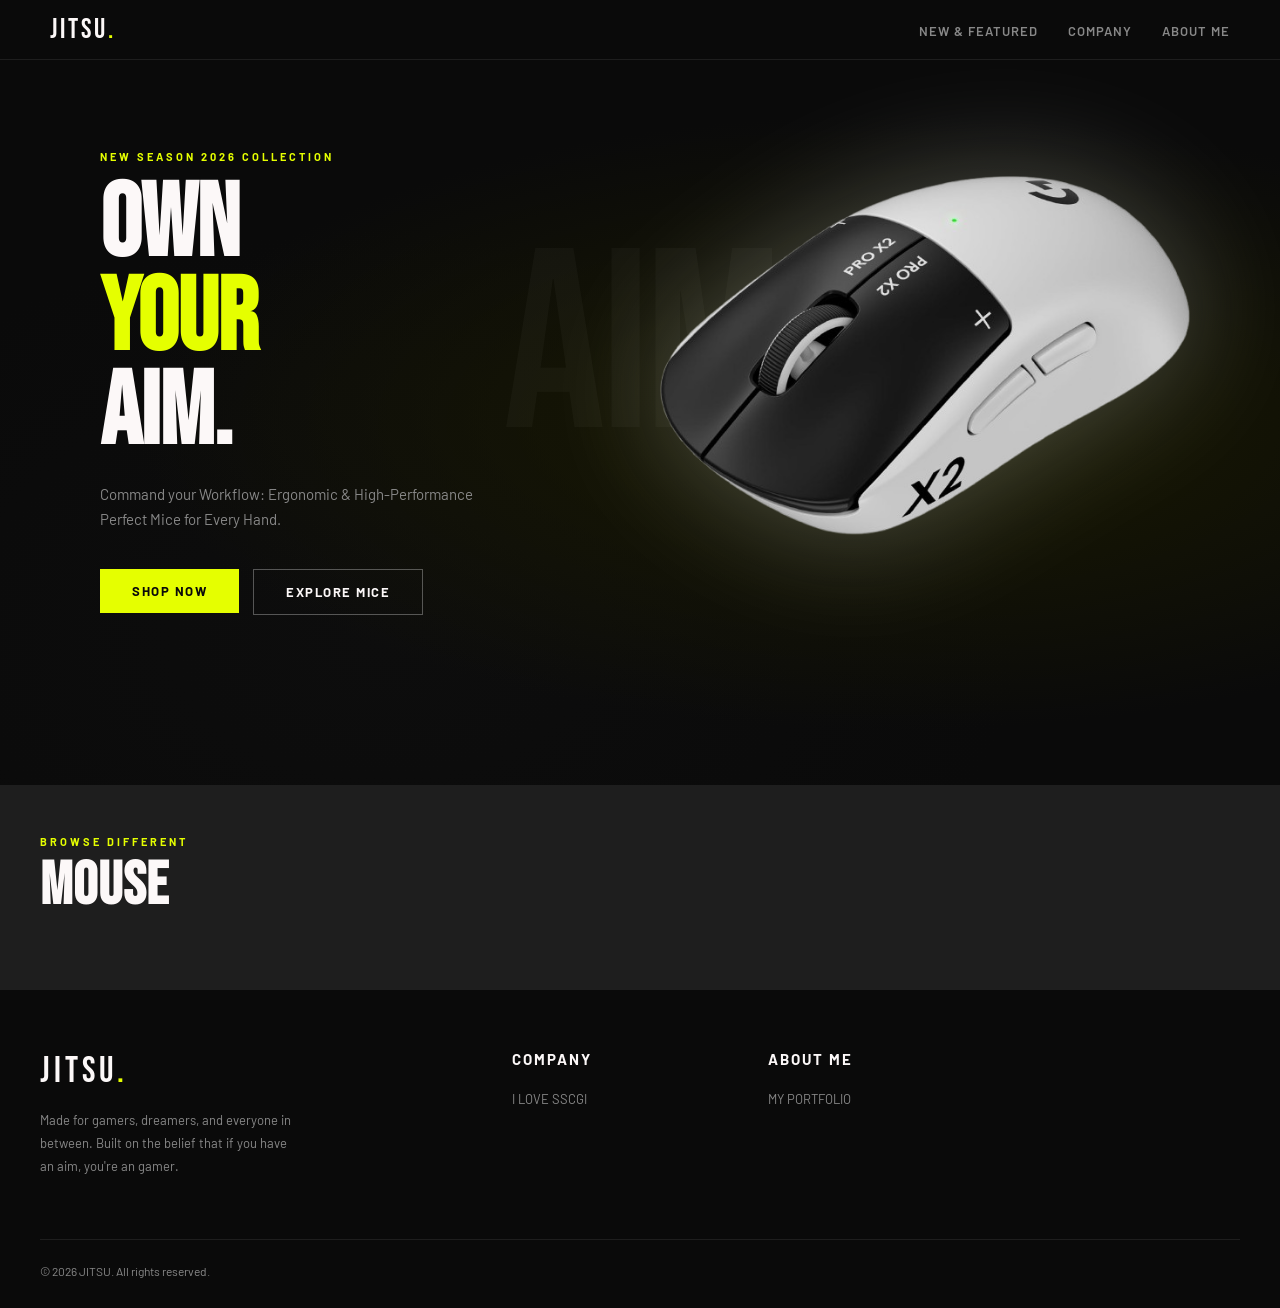
<file: website/index.html>
<!DOCTYPE html>
<html lang="en">
<head>
    <meta charset="UTF-8">
    <meta name="viewport" content="width=device-width, initial-scale=1.0">
    <title>JITSU</title>
    <link href="https://cdn-uicons.flaticon.com/4.0.0/uicons-regular-rounded/css/uicons-regular-rounded.css" rel="stylesheet" >
    <link href="https://fonts.googleapis.com/css2?family=Bebas+Neue&family=Barlow:wght@300;400;500;600;700&display=swap" rel="stylesheet" >
    <link href="styles.css" rel="stylesheet">
</head>
<body>
  <nav>
    <a href="#" class="nav-logo">JITSU<span>.</span></a>
    <ul class="nav-links">
      <li><a href="#featured">New & Featured</a></li>
      <li><a href="#company">Company</a></li>
      <li><a href="#about">About Me</a></li>
    </ul>
  </nav>
  <div class="mobile-nav" id="mobile-nav">  
    <a href="#featured">New & Featured</a>
  </div>
  <section class="hero" id="home">
    <div class="hero-bg-text">AIM</div>
    <img class="hero-mouse" src="assests/superstrikeX2.png" alt="Featured Mouse">
    <div class="hero-content">
      <p class="hero-top">New Season 2026 Collection</p>
      <h1>OWN<br><em>YOUR</em><br>AIM.</h1>
      <p class="hero-desc">Command your Workflow: Ergonomic & High-Performance Perfect Mice for Every Hand.</p>
      <div class="hero-btn">
        <a href="https://www.amazon.com/Logitech-SUPERSTRIKE-Performance-Lightweight-Customizable/dp/B0G12HGHGM" target="_blank"><button class="shop-btn">Shop Now</button></a>
        <a href="#mice"><button class="explore-btn">Explore Mice</button></a>
      </div>
    </div>
  </section>
  <div class="mice-types" id="mice">
    <div class="section-header" style="margin-bottom:24px;">
      <div>
        <p class="section-label">Browse different</p>
        <h2 class="section-title">MOUSE</h2>
      </div>
    </div>
  </div>
  <footer>
    <div class="footer-grid">
      <div class="footer-brand">
        <span class="logo">JITSU<span>.</span></span>
        <p>Made for gamers, dreamers, and everyone in between. Built on the belief that if you have an aim, you're an gamer.</p>
      </div>
      <div class="footer-col">
        <h4 id="company">Company</h4>
        <ul>
          <li><a href="https://www.sscgi.com/" target="_blank">I LOVE SSCGI</a></li>
        </ul>
      </div>
      <div class="footer-col">
        <h4 id="about">About Me</h4>
        <ul>
          <li><a href="">MY PORTFOLIO</a></li>
        </ul>
      </div>
    </div>
    <div class="footer-bottom">
      <p>© 2026 JITSU. All rights reserved.</p>
    </div>  
  </footer>
</body>
</html>
</file>
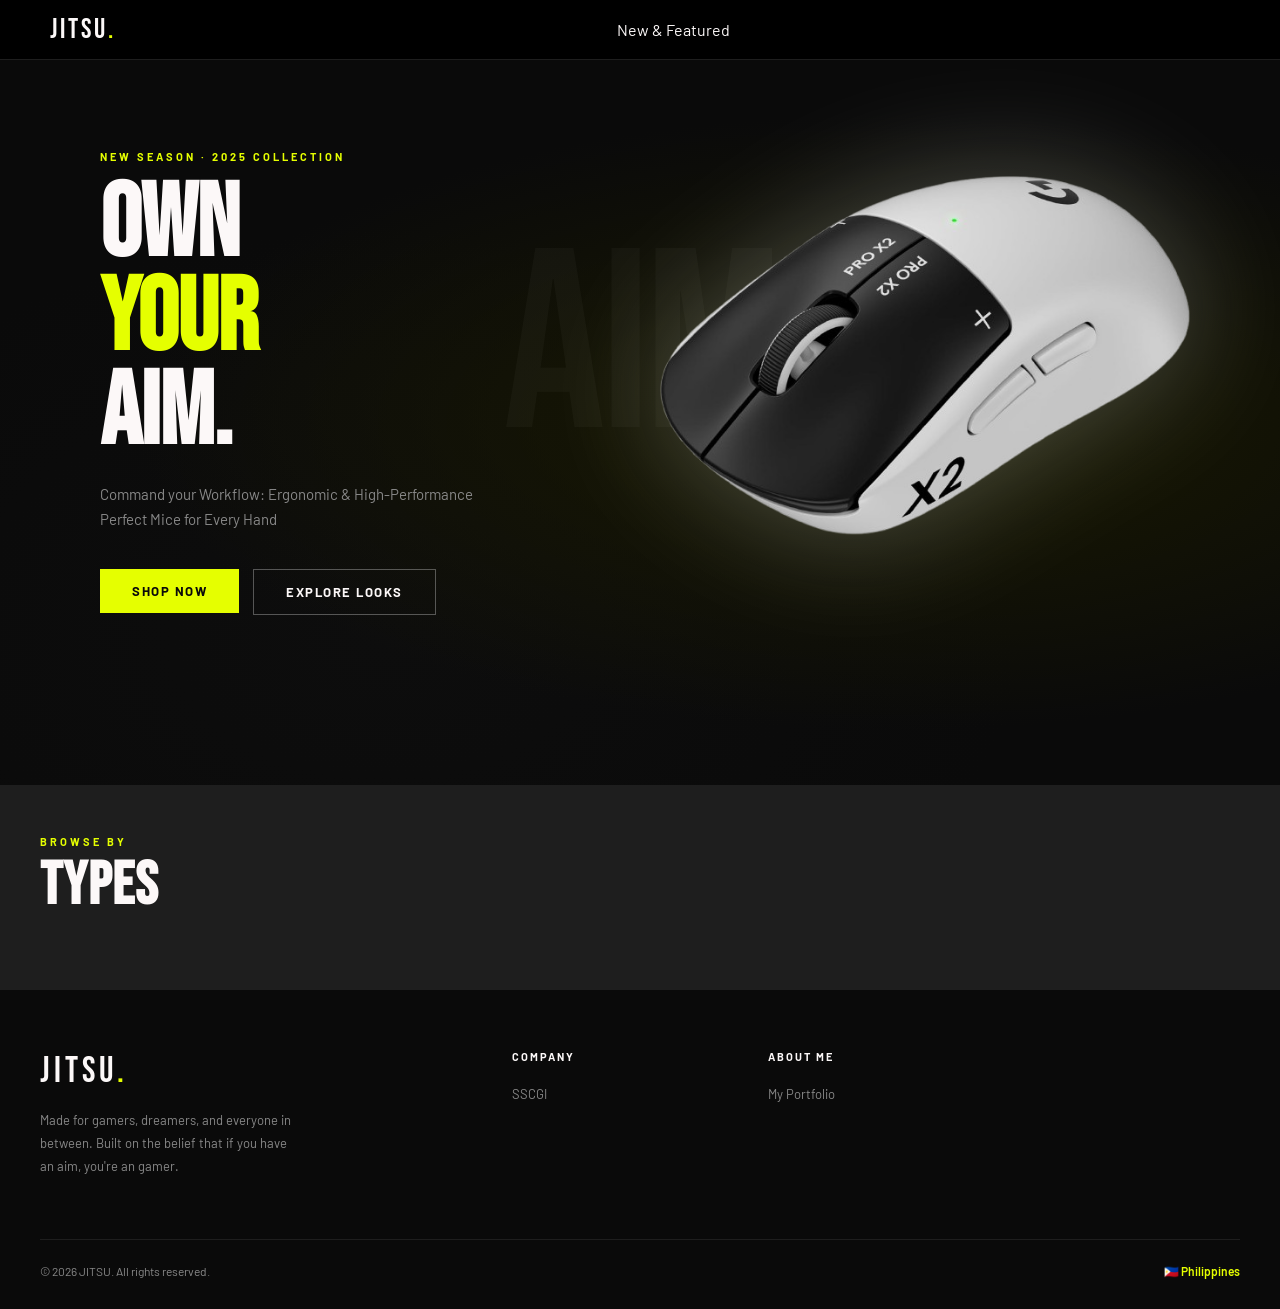
<file: websiteV2/index.html>
<!DOCTYPE html>
<html lang="en">
<head>
    <meta charset="UTF-8">
    <meta name="viewport" content="width=device-width, initial-scale=1.0">
    <title>JITSU</title>
    <link href="https://cdn-uicons.flaticon.com/4.0.0/uicons-regular-rounded/css/uicons-regular-rounded.css" rel="stylesheet" >
    <link href="https://fonts.googleapis.com/css2?family=Bebas+Neue&family=Barlow:wght@300;400;500;600;700&display=swap" rel="stylesheet" >
    <link href="styles.css" rel="stylesheet">
</head>
<body>
  <nav>
    <a href="#" class="nav-logo">JITSU<span>.</span></a>
    <ul class="nav-links">
      <li>New & Featured</a></li>
    </ul>
    <div class="nav-actions">
      <i class="fi fi-rr-search"><button title="Search"></button></i>
    </div>
  </nav>
  <div class="mobile-nav" id="mobile-nav">  
    <a href="#featured">New & Featured</a>
  </div>
  <section class="hero" id="home">
    <div class="hero-bg-text">AIM</div>
    <img class="hero-mouse" src="assests/superstrikeX2.png" alt="Featured Mouse"
      onerror="this.style.fontSize='160px'; this.style.display='flex'; this.textContent='👟';" />
    <div class="hero-content">
      <p class="hero-eyebrow">New Season · 2025 Collection</p>
      <h1>OWN<br><em>YOUR</em><br>AIM.</h1>
      <p class="hero-desc">Command your Workflow: Ergonomic & High-Performance Perfect Mice for Every Hand</p>
      <div class="hero-btn">
        <a href="https://www.amazon.com/Logitech-SUPERSTRIKE-Performance-Lightweight-Customizable/dp/B0G12HGHGM" target="_blank"><button class="btn-primary">Shop Now</button></a>
        <button class="btn-secondary">Explore Looks</button>
      </div>
    </div>
  </section>
  <div class="categories-strip" id="categories">
    <div class="section-header" style="margin-bottom:24px;">
      <div>
        <p class="section-label">Browse by</p>
        <h2 class="section-title">Types</h2>
      </div>
      </div>
    </div>
    <div class="categories-row">
    </div>
  </div>
  <footer>
    <div class="footer-grid">
      <div class="footer-brand">
        <span class="logo">JITSU<span>.</span></span>
        <p>Made for gamers, dreamers, and everyone in between. Built on the belief that if you have an aim, you're an gamer.</p>
      </div>
      <div class="footer-col">
        <h4>Company</h4>
        <ul>
          <li><a href="https://www.sscgi.com/" target="_blank">SSCGI</a></li>
        </ul>
      </div>
      <div class="footer-col">
        <h4>About Me</h4>
        <ul>
          <li><a href="">My Portfolio</a></li>
        </ul>
      </div>
    </div>
    <div class="footer-bottom">
      <p>© 2026 JITSU. All rights reserved.</p>
      <span>🇵🇭 Philippines</span>
    </div>
  </footer>
</body>
</html>
</file>
<file: website/styles.css>
/* ─── Reset: remove default browser spacing and box model fixes ─── */
*, *::before, *::after {
  margin: 0;
  padding: 0;
  box-sizing: border-box;
}

html { 
  scroll-behavior: smooth; 
}

body {
  background-color: #0a0a0a;
  color: #fcf8f8;
  font-family: 'Barlow', sans-serif;;
  font-weight: 400;
  overflow-x: hidden;
}

/* ─── Utility class to hide elements from view but keep in DOM ─── */
.sr-only { 
  position: absolute; 
  width: 1px; 
  height: 1px; 
  overflow: hidden; 
  clip: rect(0,0,0,0); }

nav {
  position: sticky;         
  top: 0;
  z-index: 100;          
  background-color: #0a0a0a;
  border-bottom: 1px solid #1e1e1e;
  display: flex;
  align-items: center;
  justify-content: space-between;
  padding: 0 50px;  
  height: 60px;
}

.nav-logo {
  font-family: 'Bebas Neue', sans-serif;
  font-size: 28px;
  letter-spacing: 3px;
  color: #fcf8f8;
  text-decoration: none;
}

.nav-logo span { 
  color:#e5ff00; 
}

.nav-links {
  display: flex;
  gap: 30px;
  list-style: none;
}

.nav-links a {
  text-decoration: none;
  color: #888;
  font-size: 13px;
  font-weight: 600;
  letter-spacing: 1px;
  text-transform: uppercase;
  transition: color 0.2s;
}

.nav-links a:hover { color: #fcf8f8; }

/* Mobile nav dropdown: hidden by default */
.mobile-nav {
  display: none;
  flex-direction: column;
  background: #0a0a0a;
  border-top: 1px solid #1e1e1e;
  padding: 20px 40px;
  gap: 16px;
}

.mobile-nav a {
  color: #fcf8f8;
  text-decoration: none;
  font-size: 15px;
  font-weight: 600;
  letter-spacing: 1px;
  text-transform: uppercase;
}

.mobile-nav.open { 
  display: flex; 
}

.hero {
  position: relative;
  padding: 90px 40px;
  display: flex;
  align-items: flex-end;   
  overflow: hidden;
  background: #0a0a0a;
}

.hero::before {
  content: '';
  position: absolute;
  inset: 0;
  background:
    radial-gradient(ellipse at 70% 50%, #1a1a00 0%, transparent 60%),
    radial-gradient(ellipse at 30% 80%, #0d0d0d 0%, transparent 50%);
}

.hero-bg-text {
  position: absolute;
  top: 40%;
  left: 50%;
  transform: translate(-50%, -50%);
  font-family: 'Bebas Neue', sans-serif;
  font-size: clamp(120px, 20vw, 260px); 
  color: rgba(255,255,255,0.03);       
  letter-spacing: -5px;
  white-space: nowrap;
  pointer-events: none;
  user-select: none;
}

.hero-mouse {
  position: absolute;
  right: 90px;
  bottom: 250px;
  width: 530px;   
  opacity: 0;                           
  transform: translateX(60px);         
  animation: slideInmouse 1s 0.4s forwards ease-out; 
  filter: drop-shadow(0 0 60px rgba(159, 160, 155, 0.425));
}

@keyframes slideInmouse {
  to { opacity: 1; transform: translateX(0); }
}

.hero-content {
  position: relative;
  z-index: 2;
  padding: 0 60px 80px;
  max-width: 640px;
  opacity: 0;                          
  transform: translateY(30px);          
  animation: fadeUp 0.9s 0.2s forwards ease-out; 
}

@keyframes fadeUp {
  to { opacity: 1; transform: translateY(0); }
}

.hero-top {
  font-size: 11px;
  font-weight: 700;
  letter-spacing: 3px;
  text-transform: uppercase;
  color: #e5ff00;
  margin-bottom: 16px;
}

.hero h1 {
  font-family: 'Bebas Neue', sans-serif;
  font-size: clamp(52px, 8vw, 110px);
  line-height: 0.92;
  letter-spacing: -1px;
  margin-bottom: 20px;
}

.hero h1 em {
  font-style: normal;
  color: #e5ff00;               
}

.hero-desc {
  font-size: 15px;
  color: #888;
  line-height: 1.7;
  margin-bottom: 36px;
  max-width: 400px;
}

.hero-btn {
  display: flex;
  gap: 14px;
  flex-wrap: wrap;
}

.shop-btn {
  background: #e5ff00;
  color: #0a0a0a;
  border: none;
  padding: 14px 32px;
  font-family: 'Barlow', sans-serif;
  font-size: 13px;
  font-weight: 700;
  letter-spacing: 1.5px;
  text-transform: uppercase;
  cursor: pointer;
  transition: transform 0.2s, background 0.2s;
}

.shop-btn:hover {
  transform: translateY(-2px);
  background: #d4f000;
}

.explore-btn {
  background: transparent;
  color: #fcf8f8;
  border: 1px solid rgba(255,255,255,0.3);
  padding: 14px 32px;
  font-family: 'Barlow', sans-serif;
  font-size: 13px;
  font-weight: 700;
  letter-spacing: 1.5px;
  text-transform: uppercase;
  cursor: pointer;
  transition: border-color 0.2s, color 0.2s;
}

.explore-btn:hover {
  border-color: #fcf8f8;
  color: #e5ff00;
}

section {
  padding: 80px 40px;
}

.section-header {
  display: flex;
  align-items: flex-end;
  justify-content: space-between;
  margin-bottom: 40px;
}

.section-label {
  font-size: 11px;
  font-weight: 700;
  letter-spacing: 3px;
  text-transform: uppercase;
  color: #e5ff00;
  margin-bottom: 8px;
}

.section-title {
  font-family: 'Bebas Neue', sans-serif;
  font-size: clamp(32px, 5vw, 60px);
  line-height: 1;
  letter-spacing: 1px;
}

.section-link {
  color: #888;
  text-decoration: none;
  font-size: 12px;
  font-weight: 600;
  letter-spacing: 2px;
  text-transform: uppercase;
  border-bottom: 1px solid #888;
  padding-bottom: 2px;
  white-space: nowrap;
  transition: color 0.2s, border-color 0.2s;
}

.section-link:hover { 
  color: #e5ff00; 
  border-color: #e5ff00; 
}

.mice-types {
  background: #1e1e1e;
  padding: 50px 40px;
}

footer {
  background: #0a0a0a;
  padding: 60px 40px 30px;
}

.footer-grid {
  display: grid;
  grid-template-columns: 2fr 1fr 1fr 1fr;
  gap: 40px;
  margin-bottom: 60px;
}

.footer-brand .logo {
  font-family: 'Bebas Neue', sans-serif;
  font-size: 36px;
  letter-spacing: 4px;
  color: #fcf8f8;
  margin-bottom: 16px;
  display: block;
}

.footer-brand .logo span { 
  color: #e5ff00; 
}

.footer-brand p {
  color: #888;
  font-size: 13px;
  line-height: 1.8;
  max-width: 260px;
}

.footer-col h4 {
  font-size: 15px;
  font-weight: 700;
  letter-spacing: 2px;
  text-transform: uppercase;
  color: #fcf8f8;
  margin-bottom: 20px;
}

.footer-col ul { 
  list-style: none; 
}

.footer-col ul li { 
  margin-bottom: 10px; 
}

.footer-col ul li a {
  color: #888;
  text-decoration: none;
  font-size: 13px;
  transition: color 0.2s;
}

.footer-col ul li a:hover { 
  color: #e5ff00; 
}

.footer-bottom {
  border-top: 1px solid #1e1e1e;
  padding-top: 24px;
  display: flex;
  align-items: center;
  justify-content: space-between;
  flex-wrap: wrap;
  gap: 12px;
}

.footer-bottom p {
  color: #888;
  font-size: 12px;
}

.footer-bottom span {
  color: #e5ff00;
  font-size: 12px;
  font-weight: 600;
}
</file>
<file: websiteV2/styles.css>
:root {
  --black: #0a0a0a;
  --white: #fcf8f8;
  --gray: #888;
  --light-gray: #1e1e1e;
  --card-bg: #141414;
  --font-display: 'Bebas Neue', sans-serif;
  --font-body: 'Barlow', sans-serif;
  --nav-height: 60px;
}

/* ─── Reset: remove default browser spacing and box model fixes ─── */
*, *::before, *::after {
  margin: 0;
  padding: 0;
  box-sizing: border-box;
}
html { 
  scroll-behavior: smooth; 
}

body {
  background-color: var(--black);
  color: var(--white);
  font-family: var(--font-body);
  font-weight: 400;
  overflow-x: hidden;
}

/* ─── Utility class to hide elements from view but keep in DOM ─── */
.sr-only { position: absolute; width: 1px; height: 1px; overflow: hidden; clip: rect(0,0,0,0); }

nav {
  position: sticky;         
  top: 0;
  z-index: 100;          
  background-color: black;
  border-bottom: 1px solid #1e1e1e;
  display: flex;
  align-items: center;
  justify-content: space-between;
  padding: 0 50px;  
  height: var(--nav-height);
}

.nav-logo {
  font-family: var(--font-display);
  font-size: 28px;
  letter-spacing: 3px;
  color: var(--white);
  text-decoration: none;
}

.nav-logo span { 
  color:#e5ff00; 
}

.nav-links {
  display: flex;
  gap: 30px;
  list-style: none;
}
.nav-links a {
  text-decoration: none;
  color: var(--gray);
  font-size: 13px;
  font-weight: 600;
  letter-spacing: 1px;
  text-transform: uppercase;
  transition: color 0.2s;
}
.nav-links a:hover { color: var(--white); }

/* Right side icons: search and cart */
.nav-actions {
  display: flex;
  gap: 20px;
  align-items: center;
}

.nav-actions button {
  background: none;
  border: none;
  color: var(--gray);
  font-size: 18px;
  cursor: pointer;
  transition: color 0.2s;
}

.nav-actions button:hover { 
  color:#e5ff00; }

/* Mobile nav dropdown: hidden by default */
.mobile-nav {
  display: none;
  flex-direction: column;
  background: var(--black);
  border-top: 1px solid var(--light-gray);
  padding: 20px 40px;
  gap: 16px;
}

.mobile-nav a {
  color: var(--white);
  text-decoration: none;
  font-size: 15px;
  font-weight: 600;
  letter-spacing: 1px;
  text-transform: uppercase;
}

.mobile-nav.open { 
  display: flex; 
}

.hero {
  position: relative;
  padding: 90px 40px;
  display: flex;
  align-items: flex-end;   
  overflow: hidden;
  background: var(--black);
}

.hero::before {
  content: '';
  position: absolute;
  inset: 0;
  background:
    radial-gradient(ellipse at 70% 50%, #1a1a00 0%, transparent 60%),
    radial-gradient(ellipse at 30% 80%, #0d0d0d 0%, transparent 50%);
}

.hero-bg-text {
  position: absolute;
  top: 40%;
  left: 50%;
  transform: translate(-50%, -50%);
  font-family: var(--font-display);
  font-size: clamp(120px, 20vw, 260px); 
  color: rgba(255,255,255,0.03);       
  letter-spacing: -5px;
  white-space: nowrap;
  pointer-events: none;
  user-select: none;
}

.hero-mouse {
  position: absolute;
  right: 90px;
  bottom: 250px;
  width: 530px;   
  opacity: 0;                           
  transform: translateX(60px);         
  animation: slideInmouse 1s 0.4s forwards ease-out; 
  filter: drop-shadow(0 0 60px rgba(159, 160, 155, 0.425));
}

@keyframes slideInmouse {
  to { opacity: 1; transform: translateX(0); }
}

/* Text content container inside the hero */
.hero-content {
  position: relative;
  z-index: 2;
  padding: 0 60px 80px;
  max-width: 640px;
  opacity: 0;                          
  transform: translateY(30px);          
  animation: fadeUp 0.9s 0.2s forwards ease-out; 
}

/* Keyframe: text fades up from below */
@keyframes fadeUp {
  to { opacity: 1; transform: translateY(0); }
}

/* Small label above the hero headline */
.hero-eyebrow {
  font-size: 11px;
  font-weight: 700;
  letter-spacing: 3px;
  text-transform: uppercase;
  color: #e5ff00;
  margin-bottom: 16px;
}

/* Main hero headline using display font */
.hero h1 {
  font-family: var(--font-display);
  font-size: clamp(52px, 8vw, 110px);
  line-height: 0.92;
  letter-spacing: -1px;
  margin-bottom: 20px;
}

.hero h1 em {
  font-style: normal;
  color: #e5ff00;               
}

.hero-desc {
  font-size: 15px;
  color: var(--gray);
  line-height: 1.7;
  margin-bottom: 36px;
  max-width: 400px;
}

.hero-btn {
  display: flex;
  gap: 14px;
  flex-wrap: wrap;
}

.btn-primary {
  background: #e5ff00;
  color: #0a0a0a;
  border: none;
  padding: 14px 32px;
  font-family: var(--font-body);
  font-size: 13px;
  font-weight: 700;
  letter-spacing: 1.5px;
  text-transform: uppercase;
  cursor: pointer;
  transition: transform 0.2s, background 0.2s;
}

.btn-primary:hover {
  transform: translateY(-2px);
  background: #d4f000;
}

.btn-secondary {
  background: transparent;
  color: var(--white);
  border: 1px solid rgba(255,255,255,0.3);
  padding: 14px 32px;
  font-family: var(--font-body);
  font-size: 13px;
  font-weight: 700;
  letter-spacing: 1.5px;
  text-transform: uppercase;
  cursor: pointer;
  transition: border-color 0.2s, color 0.2s;
}
.btn-secondary:hover {
  border-color: var(--white);
  color: var(#e5ff00);
}

section {
  padding: 80px 40px;
}

.section-header {
  display: flex;
  align-items: flex-end;
  justify-content: space-between;
  margin-bottom: 40px;
}

.section-label {
  font-size: 11px;
  font-weight: 700;
  letter-spacing: 3px;
  text-transform: uppercase;
  color: #e5ff00;
  margin-bottom: 8px;
}

.section-title {
  font-family: var(--font-display);
  font-size: clamp(32px, 5vw, 60px);
  line-height: 1;
  letter-spacing: 1px;
}

.section-link {
  color: var(--gray);
  text-decoration: none;
  font-size: 12px;
  font-weight: 600;
  letter-spacing: 2px;
  text-transform: uppercase;
  border-bottom: 1px solid var(--gray);
  padding-bottom: 2px;
  white-space: nowrap;
  transition: color 0.2s, border-color 0.2s;
}

.section-link:hover { color: #e5ff00; border-color: #e5ff00; }

.categories-strip {
  background: var(--light-gray);
  padding: 50px 40px;
}

footer {
  background: #0a0a0a;
  padding: 60px 40px 30px;
}

.footer-grid {
  display: grid;
  grid-template-columns: 2fr 1fr 1fr 1fr;
  gap: 40px;
  margin-bottom: 60px;
}

.footer-brand .logo {
  font-family: var(--font-display);
  font-size: 36px;
  letter-spacing: 4px;
  color: var(--white);
  margin-bottom: 16px;
  display: block;
}

.footer-brand .logo span { 
  color: #e5ff00; 
}

.footer-brand p {
  color: var(--gray);
  font-size: 13px;
  line-height: 1.8;
  max-width: 260px;
}

.footer-col h4 {
  font-size: 11px;
  font-weight: 700;
  letter-spacing: 2px;
  text-transform: uppercase;
  color: var(--white);
  margin-bottom: 20px;
}

.footer-col ul { 
  list-style: none; 
}

.footer-col ul li { 
  margin-bottom: 10px; 
}

.footer-col ul li a {
  color: var(--gray);
  text-decoration: none;
  font-size: 13px;
  transition: color 0.2s;
}

.footer-col ul li a:hover { 
  color: #e5ff00; 
}

.footer-bottom {
  border-top: 1px solid var(--light-gray);
  padding-top: 24px;
  display: flex;
  align-items: center;
  justify-content: space-between;
  flex-wrap: wrap;
  gap: 12px;
}

.footer-bottom p {
  color: var(--gray);
  font-size: 12px;
}

.footer-bottom span {
  color: #e5ff00;
  font-size: 12px;
  font-weight: 600;
}
</file>
